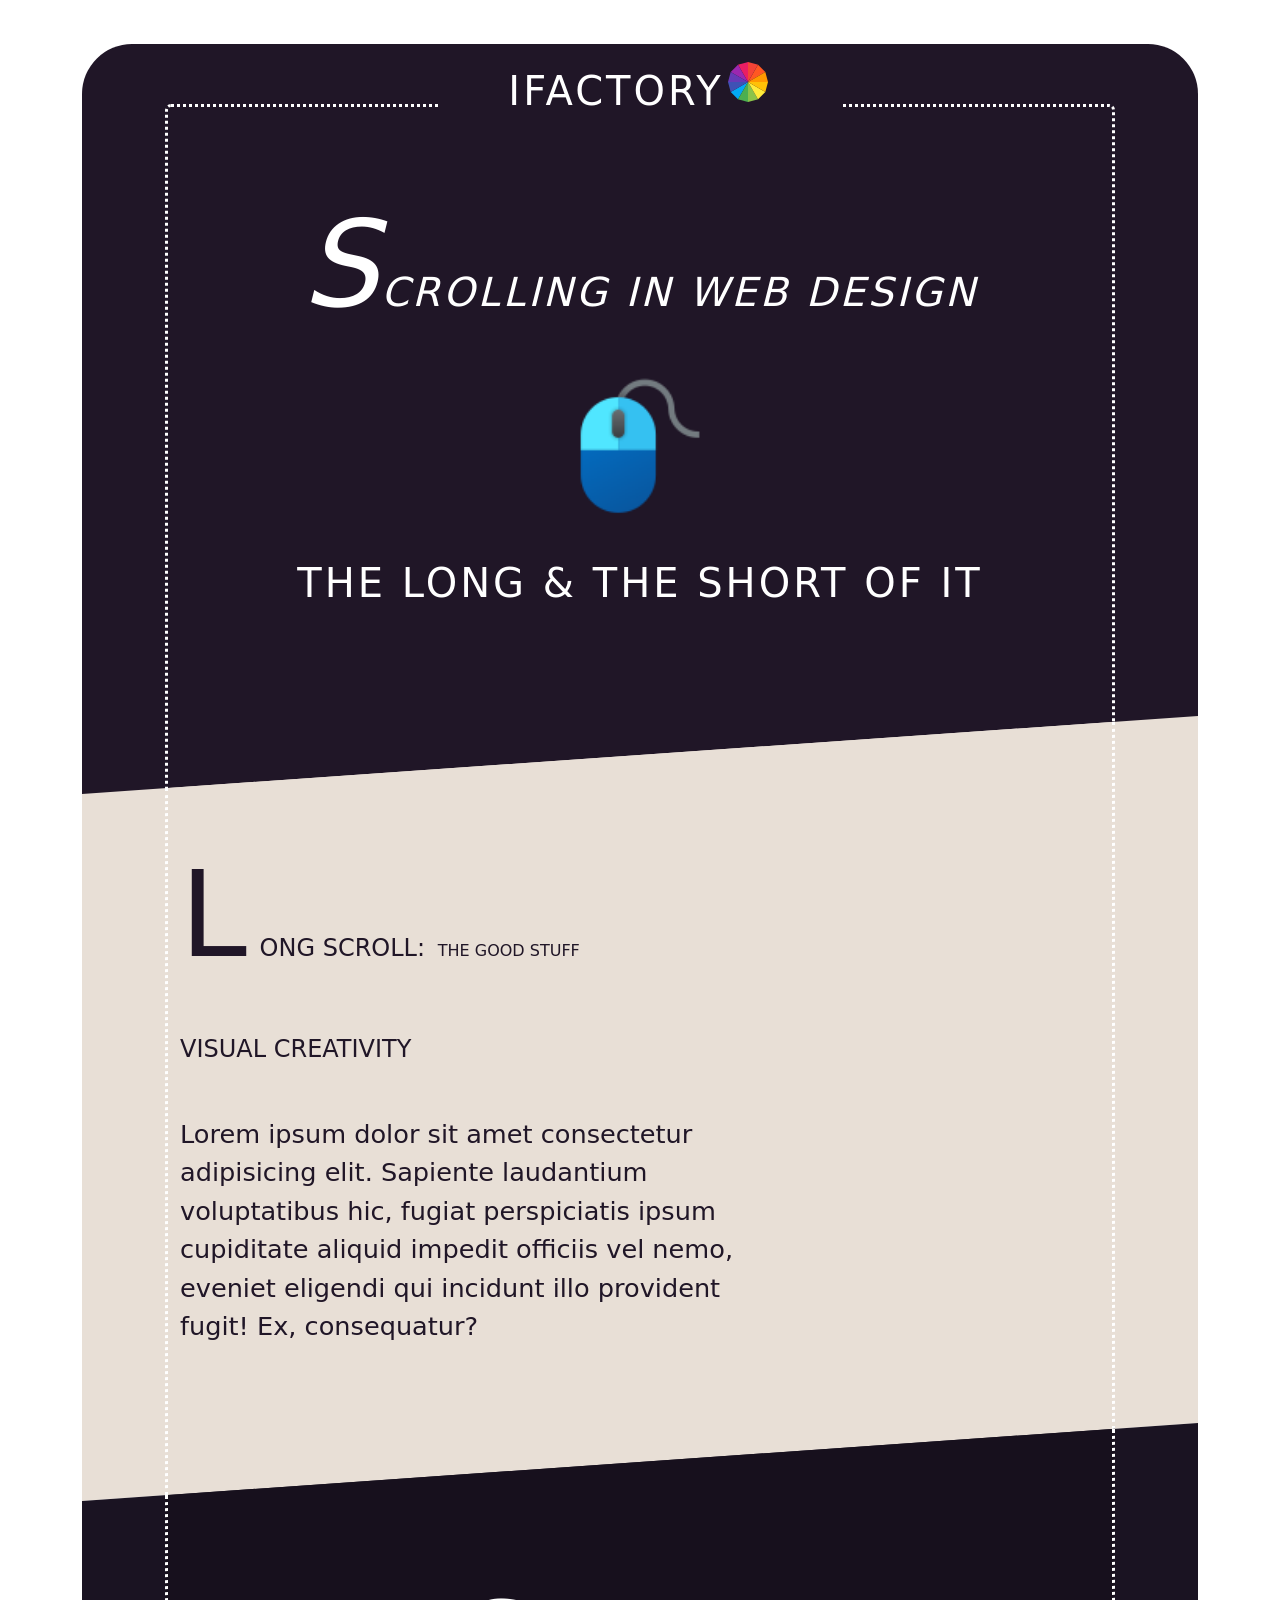
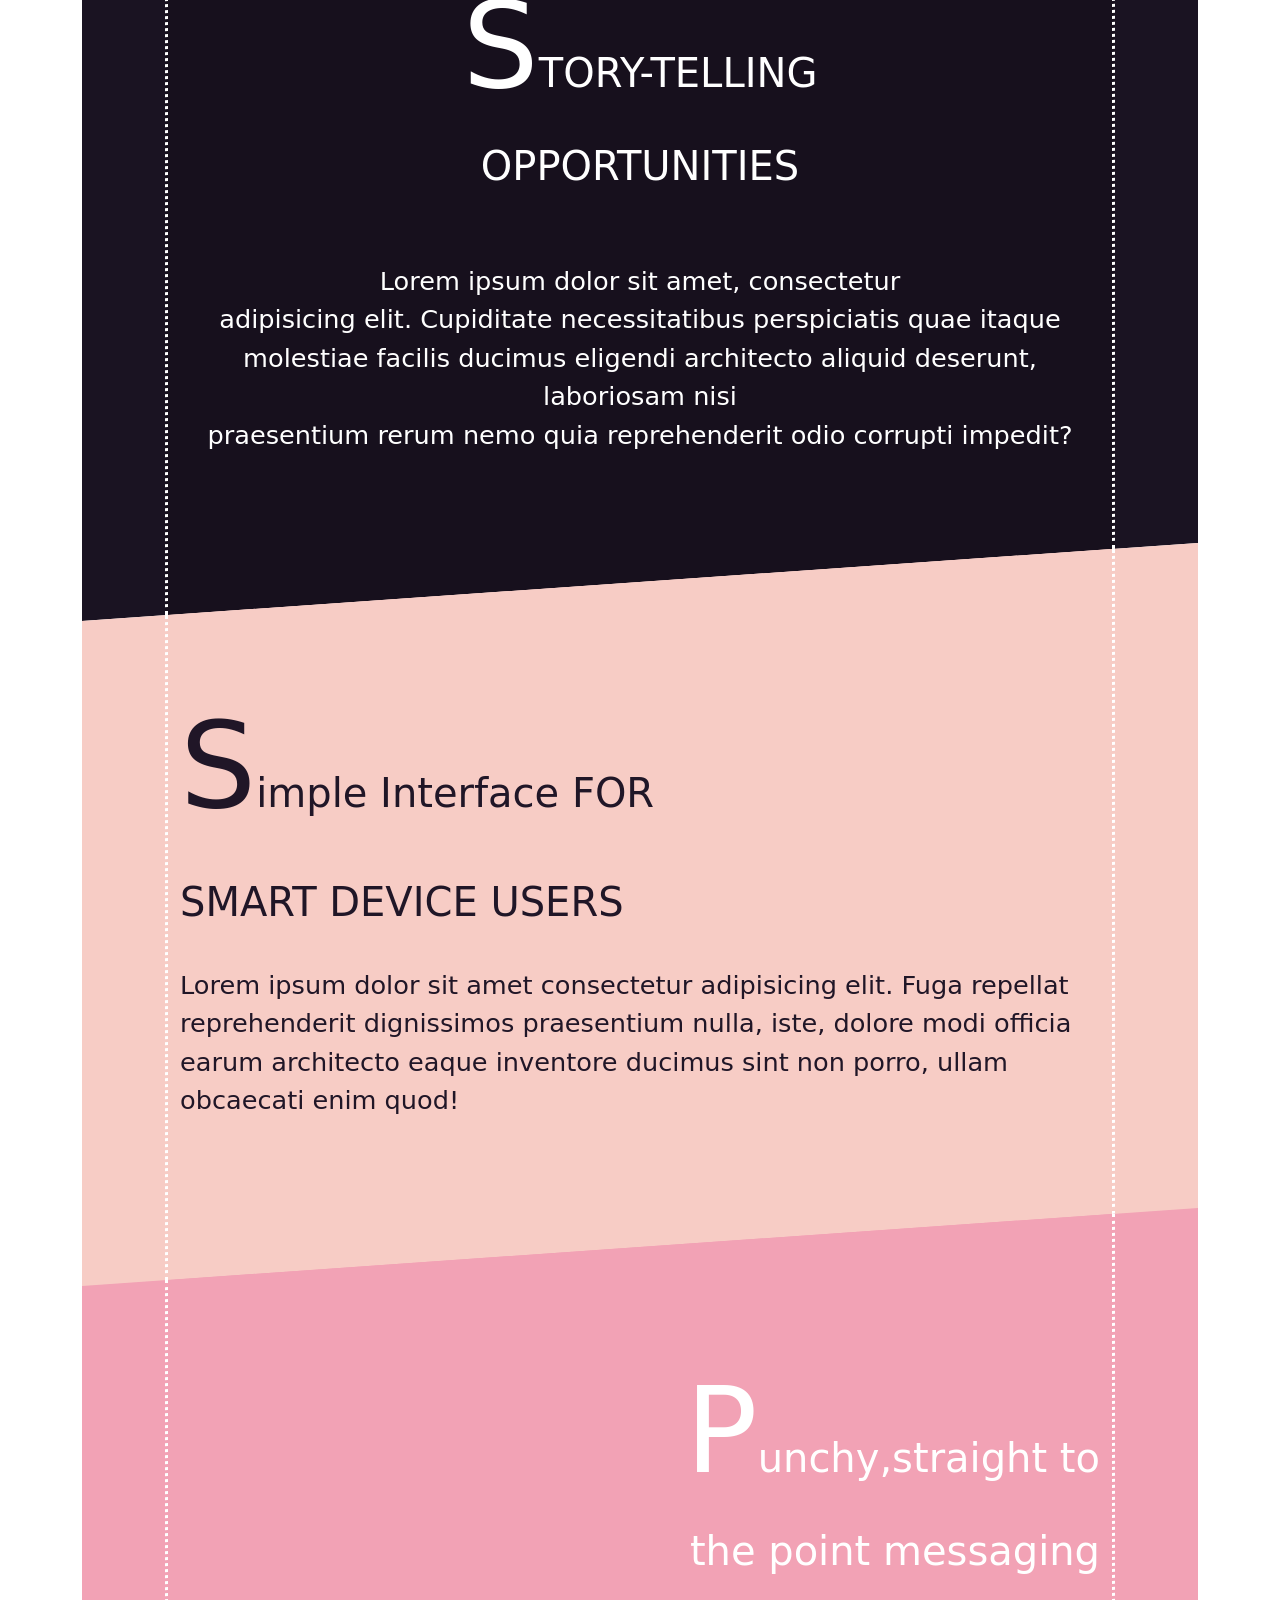
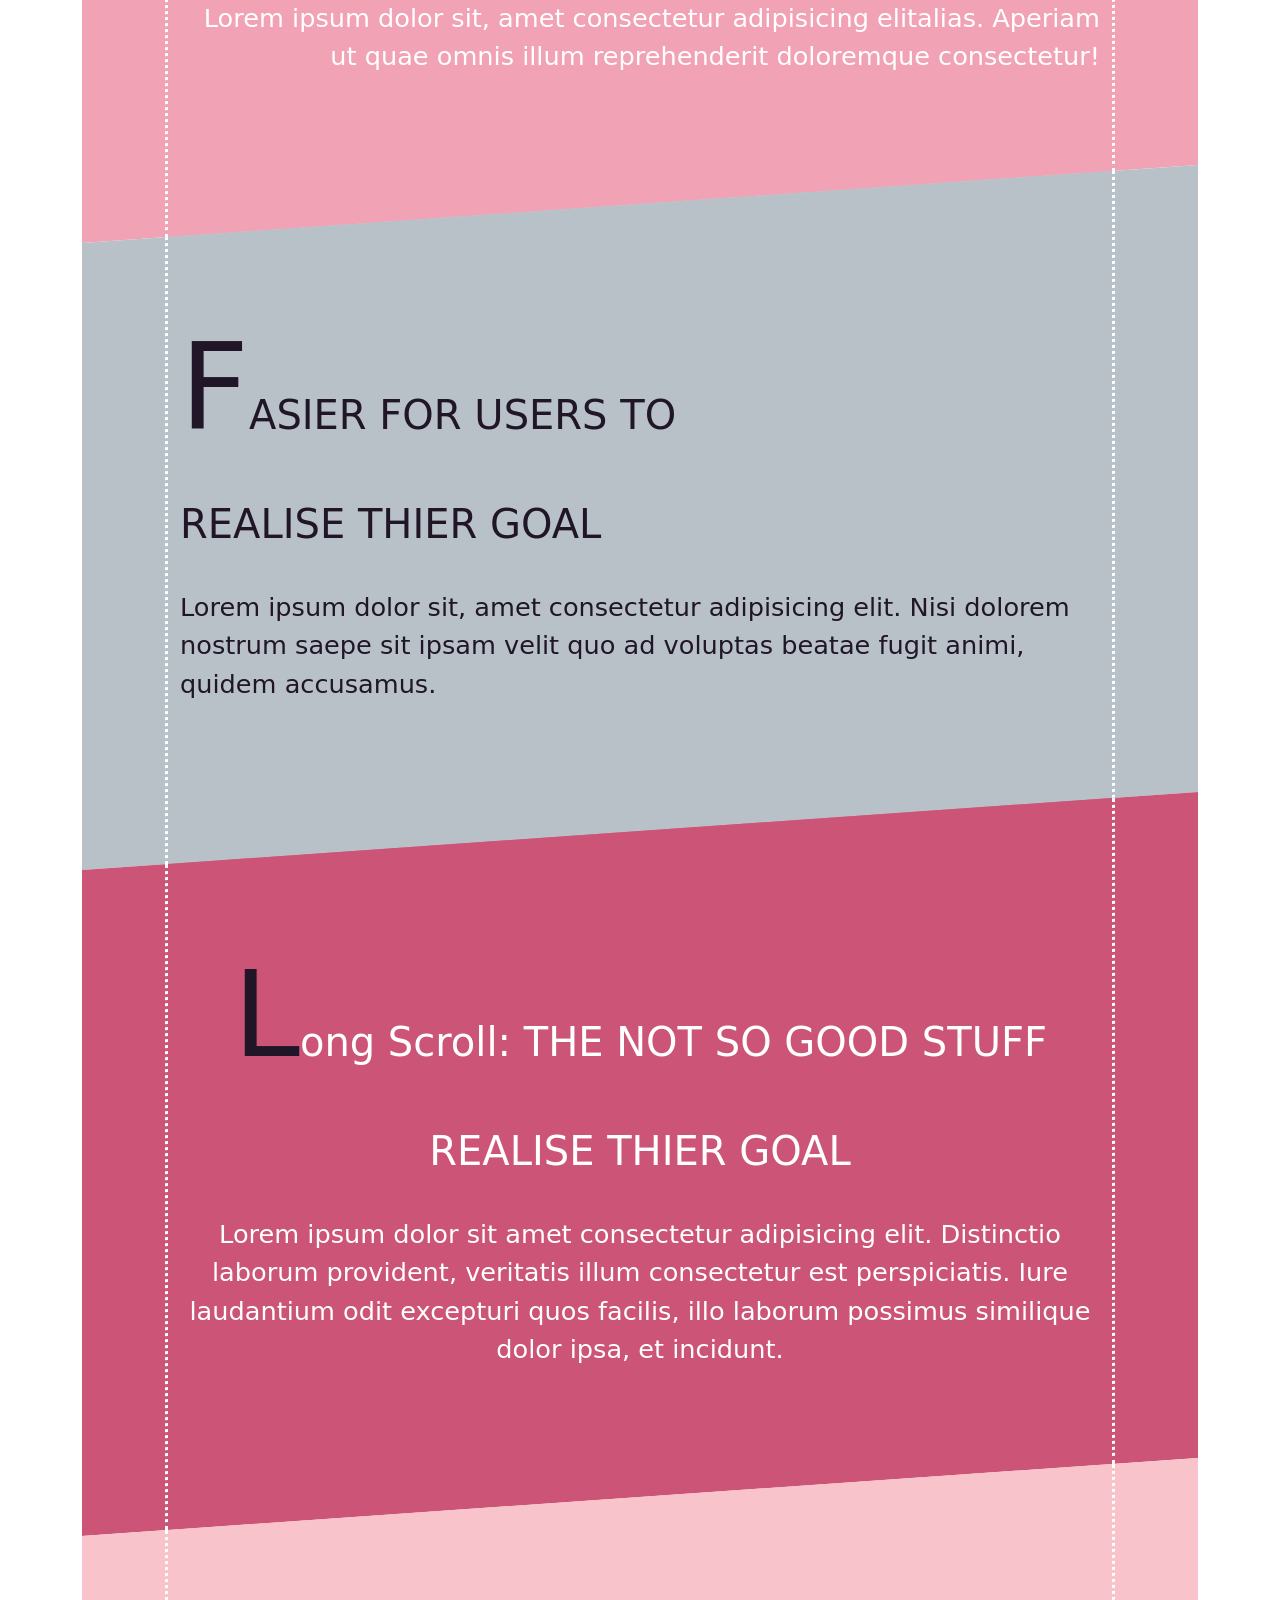
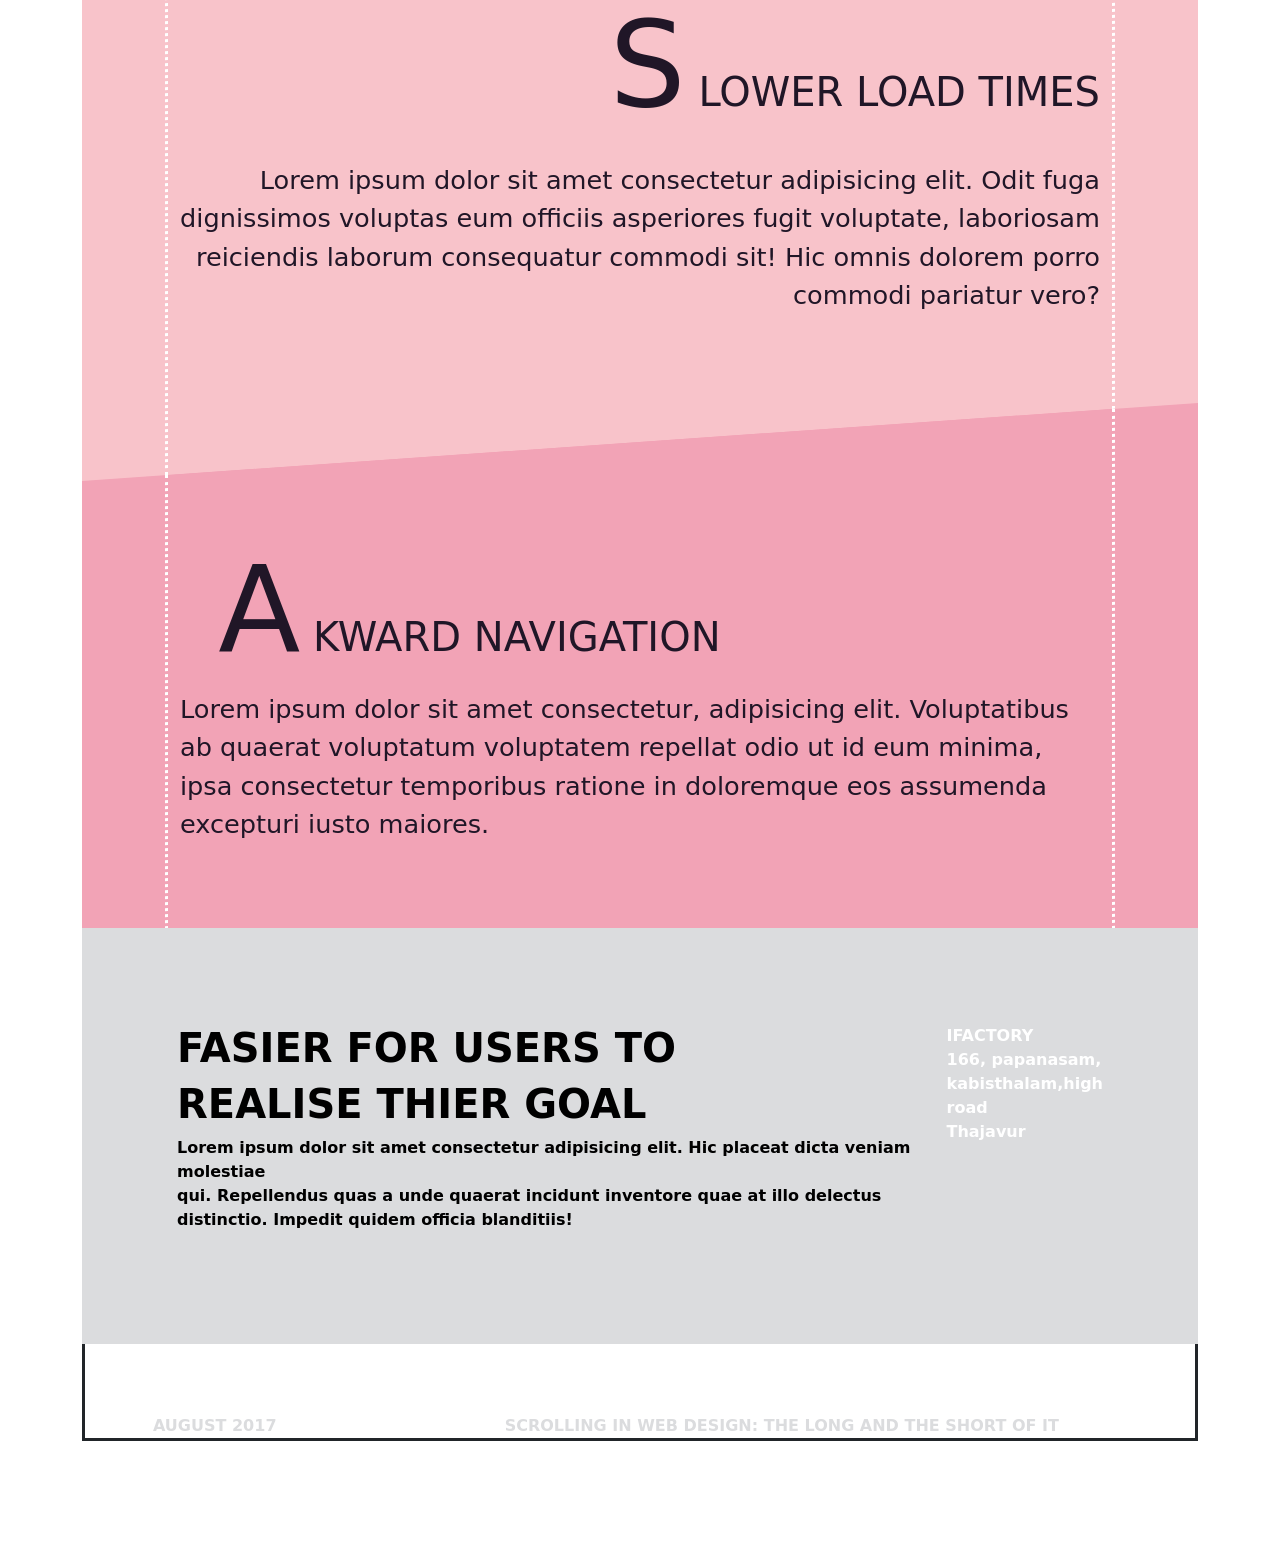
<file: ifactory_final.html>
<html>
<head>
    <title>Responsive1</title>
    <link href="https://cdn.jsdelivr.net/npm/bootstrap@5.1.3/dist/css/bootstrap.min.css" rel="stylesheet"
        integrity="sha384-1BmE4kWBq78iYhFldvKuhfTAU6auU8tT94WrHftjDbrCEXSU1oBoqyl2QvZ6jIW3" crossorigin="anonymous">
    <link rel="stylesheet" href="./ifactory_final.css">    
</head>
<body>
    <div class="container">
        <div class="total1">
            <div class="row" >
                <div class=col-sm-1></div>
                <div class="col-sm-10 b1 div1 text-center text-white rounded-top">
                    <div>
                        <div style="background-color: #201627 ; letter-spacing: 3px;" class="text-center h h1 mx-auto ">
                            IFACTORY<sup><img src="./icons8-color-wheel-48.png" alt=""></sup></div>
                    </div>
                    <br>
                    <br>
                    <h1 class="fst-italic pt-3 pt-3" ><span style="font-size: 300%;
                        color: white; ">S</span>CROLLING IN WEB DESIGN</h1>
                    <br>
                    <img src="mouse (2).png" style="width: 150px; height: 150px;">
                    <br>
                    <br>
                    <h1 class="pt-3 pb-3">THE LONG & THE SHORT OF
                        IT </h1>
                    <br>
                    <br>
                    <br>
                    <br>
                    <br>
                    <br>
                    <br>
                </div>
                <div class=col-sm-1></div>
            </div>
        </div>  
        <div class="total2">
            <div class="row ">  
                <div class="col-sm-1"></div>
                <div class="col-sm-10  text-start text-white div2 ">
                    <br>
                    <br>
                    <br>
                    <h1 class ="pt-3 pt-3 ms-auto" style="transform: skewY(4deg);"> <span style="font-size: 300%;
                        color:#201627"> L</span> <span style="font-size:x-large; color:#201627 ">ONG SCROLL:</span>
                        <span  style="font-size: medium; color:#201627 "> THE GOOD
                            STUFF</span></h1>
                    <br>
                    <h1 class ="pt-3 pb-3" style="transform: skewY(4deg);font-size:x-large;color:#201627;">VISUAL CREATIVITY</h1>
                    <p class ="Col-8 pt-3 pb-3" style="transform: skewY(4deg);font-size:160%;color:#201627">Lorem ipsum dolor sit amet consectetur adipisicing elit. Sapiente laudantium voluptatibus hic, 
                        fugiat perspiciatis ipsum cupiditate aliquid impedit officiis vel nemo, eveniet eligendi qui incidunt illo provident fugit! Ex, consequatur?</p>
                    <br>
                    <br>
                    <br>
                    <br>
                </div>
            </div>
            <div class="col-sm-1"></div>
        </div>
        <div class="total3">
            <div class="row ">
                <div class="col-sm-1"></div>
                <div class="col-sm-10  text-center text-white div3 ">
                    <br>
                    <br>
                    <br>
                    <br>
                    <h1 class ="pt-3 pb-3" style="transform: skewY(4deg);"> <span style="font-size: 300%;
                        color:white ;">S</span>TORY-TELLING</h1>
                    <h1 style="transform: skewY(4deg);">OPPORTUNITIES</h1><br><br>
                    <p class ="pt-3 pb-3 " style="transform: skewY(4deg); font-size:160%;">Lorem ipsum dolor sit amet, consectetur <br>adipisicing elit. Cupiditate necessitatibus
                         perspiciatis quae itaque molestiae facilis ducimus eligendi architecto aliquid deserunt, laboriosam nisi 
                        <br>praesentium rerum nemo quia reprehenderit odio corrupti impedit?</p>
                    <br>
                    <br>
                    <br>
                    <br>
                </div>
            </div>
            <div class="col-sm-1"></div>
        </div>
        <div class="total4">
            <div class="row ">
                <div class="col-sm-1"></div>
                <div class="col-sm-10  text-start text-white div4 ">
                    <br>
                    <br>
                    <br>
                    <br>
                    <h1 class ="pt-3 pb-3" style="transform: skewY(4deg);color: #201627;"> <span style="font-size: 300%;
                        color:#201627; ">S</span>imple Interface FOR</h1>
                    <h1 class ="pt-3 pb-3"  style="transform: skewY(4deg);color: #201627;">SMART DEVICE USERS</h1>
                    <p class ="pt-3 pb-3"  style="transform: skewY(4deg); color: #201627; font-size:160%">Lorem ipsum dolor sit amet consectetur adipisicing elit. Fuga repellat reprehenderit dignissimos praesentium nulla, iste, 
                        dolore modi officia earum architecto eaque inventore ducimus sint non porro, ullam obcaecati enim quod!</p>
                    <br>
                    <br>
                    <br>
                    <br>
                </div>
            </div>
            <div class="col-sm-1"></div>
        </div>
        <div class="total5">
            <div class="row ">
                <div class="col-sm-1"></div>
                <div class="col-sm-10  text-end text-white div5 ">
                    <br>
                    <br>
                    <br>
                    <br>
                    <h1 class ="pt-3 pb-3" style="transform: skewY(4deg);"> <span style="font-size: 300%;
                        color:white; ;">P</span>unchy,straight to </h1>
                    <h1 style="transform: skewY(4deg);">the point messaging</h1>
                    <p class ="pt-3 pb-3" style="transform: skewY(4deg); font-size:160% ">Lorem ipsum dolor sit, amet consectetur adipisicing elitalias.
                        Aperiam ut quae omnis illum reprehenderit doloremque consectetur!</p>
                    <br>
                    <br>
                    <br>
                    <br>
                </div>
            </div>
            <div class="col-sm-1"></div>
        </div>
        <div class="total6">
            <div class="row ">
                <div class="col-sm-1"></div>
                <div class="col-sm-10  text-start text-white div6 ">
                    <br>
                    <br>
                    <br>
                    <br>
                    <h1 class ="pt-3 pb-3" style="transform: skewY(4deg); color: #201627;"><span style="font-size: 300%;
                        color:#201627; ;">F</span>ASIER FOR USERS TO </h1>
                    <h1 class ="pt-3 pb-3"style="transform: skewY(4deg);color: #201627;">REALISE THIER GOAL</h1>
                    <p class ="pt-3 pb-3" style="transform: skewY(4deg);color: #201627; font-size:160% ">Lorem ipsum dolor sit, amet consectetur adipisicing elit. Nisi dolorem nostrum saepe 
                        sit ipsam velit quo ad voluptas beatae fugit animi, quidem accusamus.</p>
                    <br>
                    <br>
                    <br>
                    <br>
                </div>
            </div>
            <div class="col-sm-1"></div>
        </div>
        <div class="total7_1">
            <div class="row ">
                <div class="col-sm-1"></div>
                <div class="col-sm-10  text-center text-white div71">
                    <br>
                    <br>
                    <br>
                    <br>
                    <h1 style="transform: skewY(4deg); " class ="pt-3 pb-3"><span style="font-size: 300%;
                        color:#201627; ;">L</span>ong Scroll: THE NOT SO GOOD STUFF </h1>
                    <h1 class ="pt-3 pb-3" style="transform: skewY(4deg);" >REALISE THIER GOAL</h1>
                    <p class ="pt-3 pb-3" style="transform: skewY(4deg); font-size: 160%;" class ="pt-3 pb-3">Lorem ipsum dolor sit amet consectetur adipisicing elit.
                         Distinctio laborum provident, veritatis illum consectetur est perspiciatis. Iure laudantium odit excepturi quos facilis,
                         illo laborum possimus similique dolor ipsa, et incidunt.</p>
                    <br>
                    <br>
                    <br>
                    <br>
                </div>
            </div>
            <div class="col-sm-1"></div>
        </div>
        <div class="total7">
            <div class="row ">
                <div class="col-sm-1"></div>
                <div class="col-sm-10  text-end text-white div7 ">
                    <br>
                    <br>
                    <br>
                    <br>
                    <h1 style="transform: skewY(4deg);"> <span class ="pt-3 pb-3" style="font-size: 300%;
                        color:#201627; ;">S</span> <span style="color: #201627;">LOWER LOAD TIMES</span> </h1>

                    <p class ="pt-3 pb-3" style="transform: skewY(4deg);color: #201627; font-size: 160%;">Lorem ipsum dolor sit amet consectetur adipisicing elit.
                         Odit fuga dignissimos voluptas eum officiis asperiores fugit voluptate, laboriosam reiciendis laborum consequatur commodi sit! 
                         Hic omnis dolorem porro commodi pariatur vero?</p>
                    <br>
                    <br>
                    <br>
                    <br>
                </div>
            </div>
            <div class="col-sm-1"></div>
        </div>
        <div class="total8">
            <div class="row ">
                <div class="col-sm-1"></div>
                <div class="col-sm-10  text-start text-white div8 ">
                    <br>
                    <br>
                    <br>
                    <br>
                    <h1 style="transform: skewY(4deg);"> <span style="font-size: 300%;
                        color:#201627; ;">&nbsp;A</span> <span style="color: #201627;">KWARD NAVIGATION </h1>

                    <p style="transform: skewY(4deg); color: #201627; font-size: 160%;">Lorem ipsum dolor sit amet consectetur, adipisicing elit.
                        Voluptatibus ab quaerat voluptatum voluptatem repellat odio ut id eum minima, ipsa consectetur temporibus ratione in
                         doloremque eos assumenda excepturi iusto maiores. </p>
                    <br>
                    <br>
                    <br>
                    <br>
                    <br>
                    <br>
                    <br>
                </div>
            </div>
            <div class="col-sm-1"></div>
        </div>
        <div class="total9">
            <div class="row" style="color: red;">
                <div class="col-sm-1 div99"></div>
                <div class="col-sm-10 d-flex float:right text-start text-white div9 ">
                    <div>
                        <br>
                        <br>
                        <br>
                        <br>
                        <h1 style="color: black;" > <b>FASIER FOR USERS TO</b> </h1>
                        <h1> <b style="color: black;">REALISE THIER GOAL</b></h1>
                        <p ><b style="color: black;">Lorem ipsum dolor sit amet consectetur adipisicing elit. Hic placeat dicta veniam molestiae <br>
                            qui. Repellendus quas a unde quaerat incidunt 
                            inventore quae at illo delectus distinctio. Impedit quidem officia blanditiis!</b> </p>
                        <br>
                        <br>
                        <br>
                        <br>
                    </div>
                    <div>
                        <br>
                        <br>
                        <br>
                        <br style="color: black;"> <b>IFACTORY</b><br>
                        <b>166, papanasam,</b><br>
                       <b> kabisthalam,high road </b><br>
                       <b>Thajavur</b> 
                    </div>
                </div>
            </div>
            <div class="col-sm-1 div99"></div>
        </div>
        <div class="entire text-center">
            <div class="row ">
                <div class="col-sm-3 " style="color: #DBDCDE;">
                    <b>AUGUST 2017</b>
                </div>
                <div class="col-sm-9" style="color: #DBDCDE;">
                    <b>SCROLLING IN WEB DESIGN: THE LONG AND THE SHORT OF IT</b>
                </div>
            </div>
        </div>
    </div>
</body>
</html>
</file>
<file: ifactory_final.css>
.h
{
margin-top: -1em;
width: 10em;
}
.total1
{
background-color: #201627;
padding-top: 60px;
transform: translateY(44px);
border-radius: 50px 50px 0px 0px;
}
.div1
{
    background-color: #201627;
    border-style: dotted;
    letter-spacing: 3px;
    background-repeat: no-repeat;
    border-bottom: none;
}
.total2
{
background-color: #EBE0D8;
transform: skewY(-4deg);
background-color: #ee5522;
background-color: #E8DFD6;       
}
.div2
{
    background-color: #EBE0D8;
    opacity:inherit;
    border-style: dotted;
    border-bottom: none;
    border-top: none; 
    background-color: #ee5522;
    background-color: #E8DFD6;   
}
.total3
{
    background-color: #1A1322;
    transform: skewY(-4deg)
}
.div3
{
    background-color: #1A1322;
    border-style: dotted;
    border-bottom: none;
    border-top: none;
    background-color: #17101D;
}
.total4
{
    background-color: #F9CDC4;
    transform: skewY(-4deg);
    background-color: #F7CCC5;
}
.div4
{
    background-color: #F9CDC4;
    border-style: dotted;
    border-bottom: none;
    border-top: none;
    background-color: #F7CCC5;
}
.total5
{
    background-color: #F2A4B6;
    transform: skewY(-4deg);
    background-color: #F2A2B5;
}
.div5
{
    background-color: #F2A4B6;
    border-style: dotted;
    border-bottom: none;
    border-top: none;
    background-color: #F2A2B5;
}
.total6
{
    background-color: #BCC5C8;
    transform: skewY(-4deg);
    background-color: #B8C1C7;
}
.div6
{
    background-color: #BCC5C8;
    border-style: dotted;
    border-bottom: none;
    border-top: none;
    background-color: #B8C1C7;
}
.total7_1
{
    background-color: #201627;
    transform: skewY(-4deg);
    background-color: #cc5577;
}
.div71
{
    background-color: #201627;
    border-style: dotted;
    border-bottom: none;
    border-top: none;
    background-color: #cc5577;
}
.total7
{
    background-color: #F2A4B6;
    transform: skewY(-4deg);
    background-color: #F8C3CA;
}
.div7
{
    background-color: #F2A4B6;
    border-style: dotted;
    border-bottom: none;
    border-top: none;
    background-color: #F8C3CA;
}
.total8
{
    background-color: #FEE4CD;
    transform: skewY(-4deg);
    background-color: #F2A3B6;
}
.div8
{
    background-color: #FEE4CD;
    border-style: dotted;
    border-bottom: none;
    border-top: none;
    background-color: #F2A3B6;
}
.total9
{
    background-color: #DBDCDE;
    transform: translateY(-100px);
}
.div9
{
    background-color: #DBDCDE;
}
.div99
{
    transform: translateY(-0px);
}
.entire
{
    border-style: solid;
    border-top: none;
    transform: translateY(-100px);
    padding-top: 70px;
}
</file>
